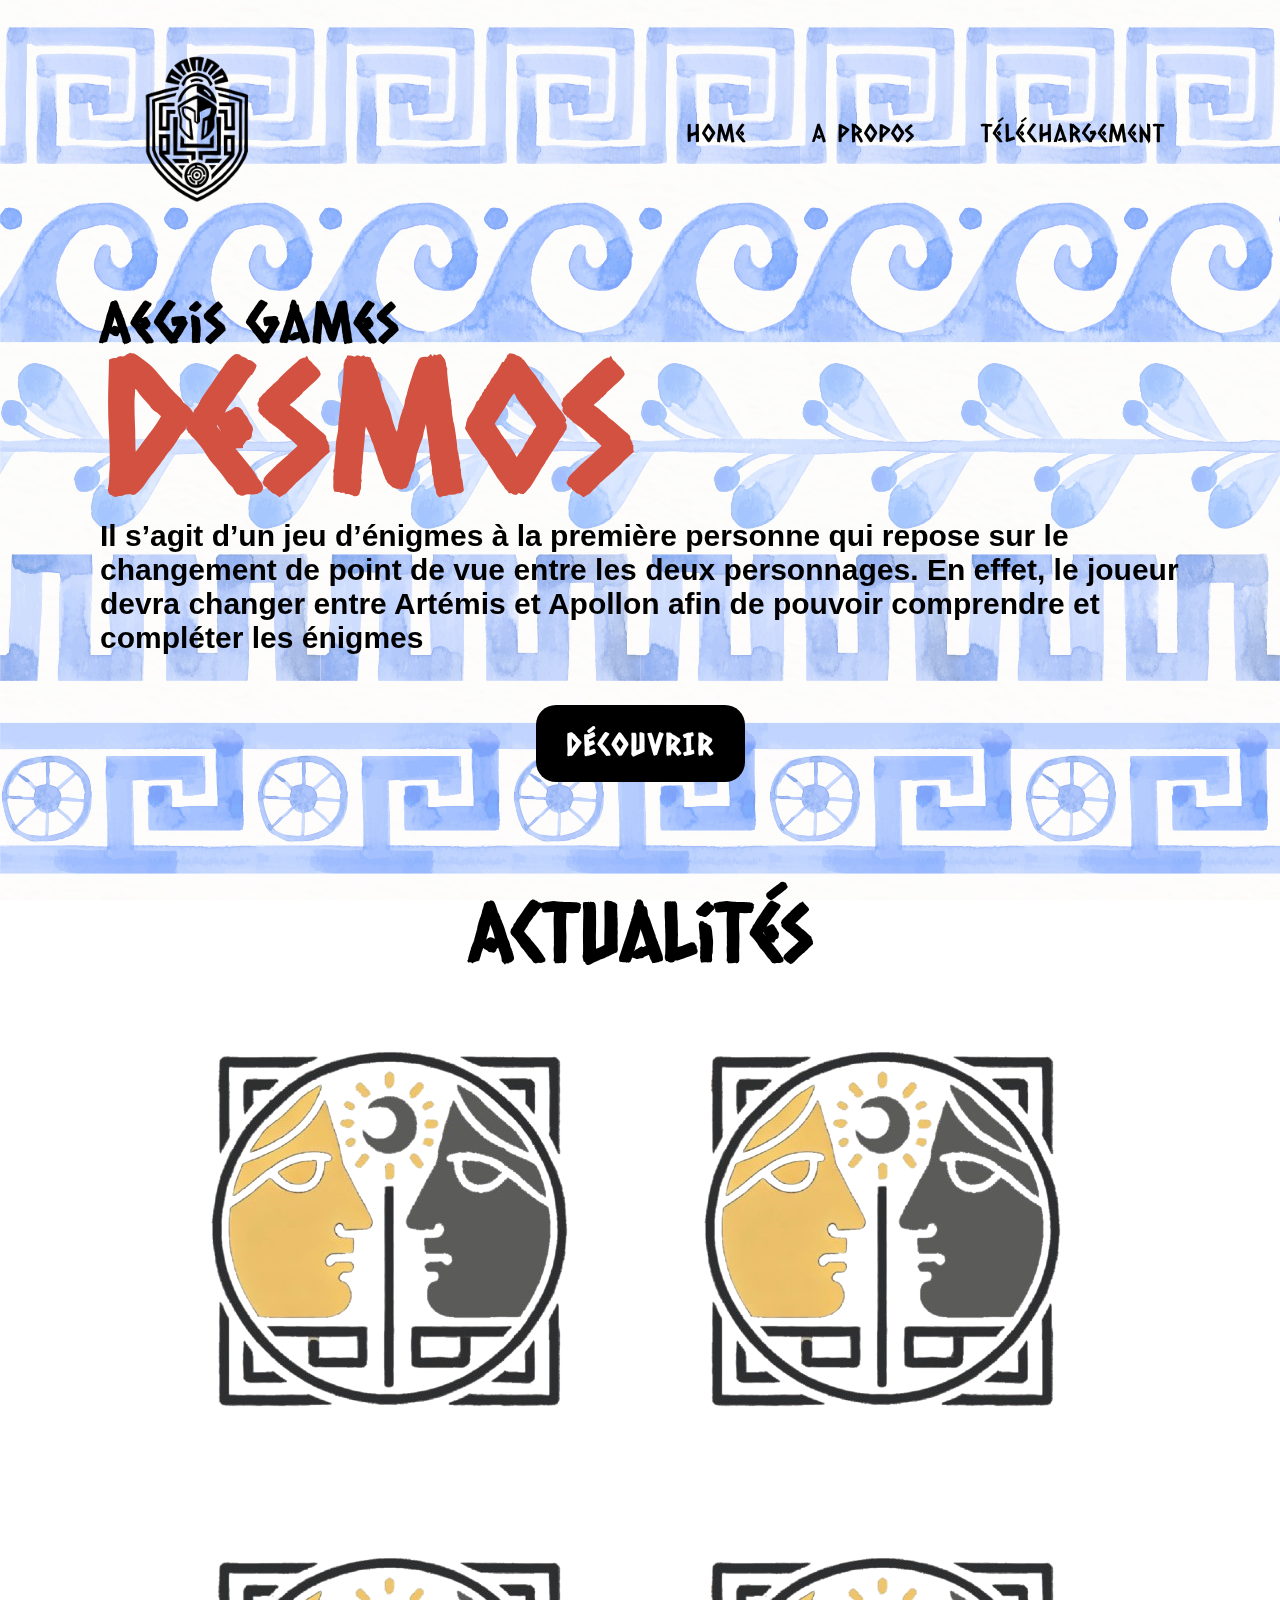
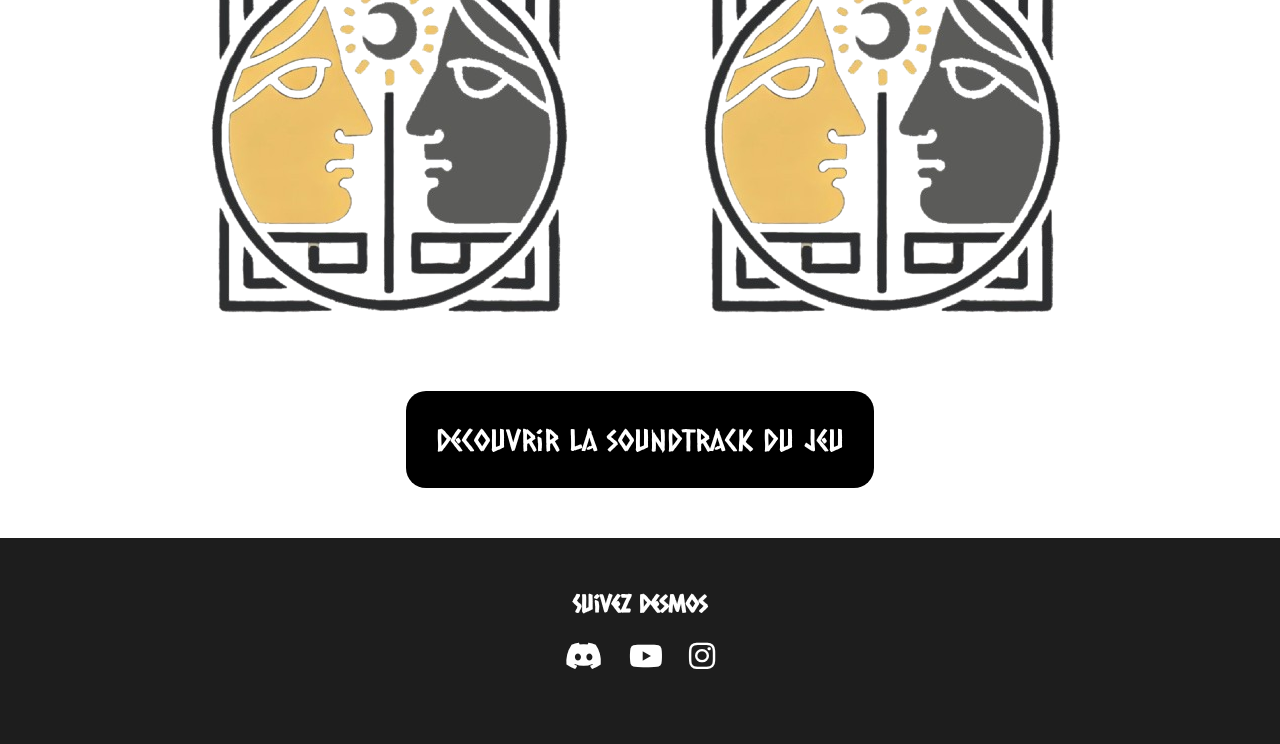
<file: index.html>
<!DOCTYPE html>
<html lang="en" dir="ltr">
<head>
    <meta charset="UTF-8">
    <meta name="viewport" content="width=device-width, initial-scale=1.0">
    <title>Desmos : La rage de Héra</title>
    <link rel="icon" href="images/Capture1.PNG" type="image/png">
    <link rel="stylesheet" href="style.css">
    <link rel="stylesheet" href="https://cdnjs.cloudflare.com/ajax/libs/font-awesome/4.7.0/css/font-awesome.min.css">
    <link rel="stylesheet" href="https://cdnjs.cloudflare.com/ajax/libs/font-awesome/6.7.1/css/all.min.css">
</head>
<body>
    <section>
        <input type="checkbox" id="check">
        <header>
            <h2><input type="image" src="images/logo.png" class="logo"/></h2>
            <div class="navigation">
                <a href="index.html">Home</a>
                <a href="a_propos.html">A propos</a>
                <a href="telechargement.html">Téléchargement</a>
            </div>
            <label for="check">
                <i class="fa fa-bars menu-btn"></i>
                <i class="fa fa-times close-btn"></i>
            </label>
        </header>
        <div class="content">
            <div class="info">
                <h2>Aegis Games <br><span>desmos</span></h2>
                <p>Il s’agit d’un jeu d’énigmes à la
                    première personne qui repose sur le changement de point de vue entre les deux personnages.
                    En effet, le joueur devra changer entre Artémis et Apollon afin de pouvoir comprendre et
                    compléter les énigmes</p>
                <a href="a_propos.html" class="info-btn">Découvrir</a>
            </div>
        </div> 
        <div class="actualite">
            <h2>
                Actualités
            </h2>
            <div class="actu">
                <img src="images/Capture1.PNG" alt="Capture1">
                <img src="images/Capture1.PNG" alt="Capture1">
            </div>
            <div class="actu">
                <img src="images/Capture1.PNG" alt="Capture1">
                <img src="images/Capture1.PNG" alt="Capture1">
            </div>
        </div>
        <div class="musi">
            <a href="https://youtube.com/playlist?list=PL2jTyxiV9xn0xXQAidgoXDhKccIpBeVDW&si=_Pl5qsyEts_CtD9I">Decouvrir la soundtrack du jeu</a>
        </div>
        <div class="footer">
            <h2>Suivez desmos</h2>
            <div class="icons">
                <a href="https://discord.gg/UDRSy9WM"><i class="fa-brands fa-discord"></i></a>
                <a href="https://youtube.com/@desmoslaragedehera?si=hsExeN8y3b-NNcBh"><i class="fa-brands fa-youtube"></i></a>
                <a href="https://www.instagram.com/desmos____?igsh=MWNlcTlsZXkxbzI2bA%3D%3D&utm_source=qr"><i class="fa-brands fa-instagram"></i></a>
            </div>
        </div>
    </section>
</body>
</html>
</file>
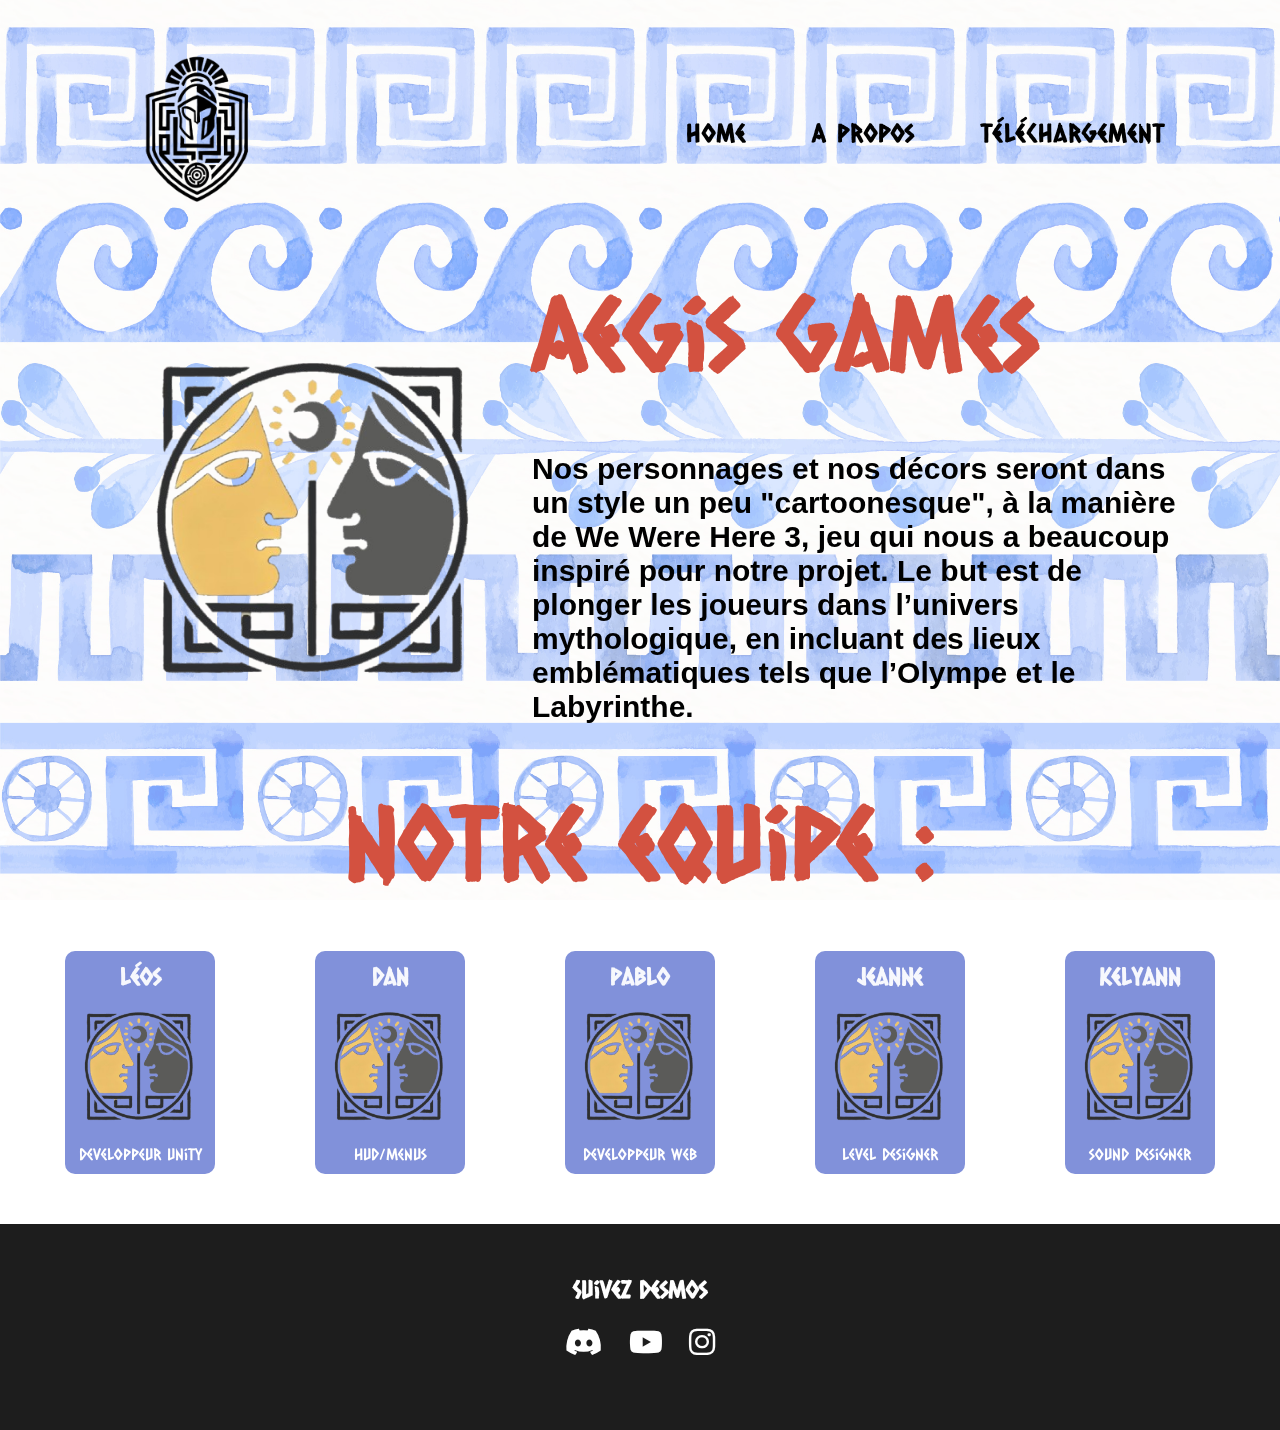
<file: a_propos.html>
<!DOCTYPE html>
<html lang="en">
<head>
    <meta charset="UTF-8">
    <meta name="viewport" content="width=device-width, initial-scale=1.0">
    <link rel="stylesheet" href="style_apropos.css">
    <link rel="stylesheet" href="https://cdnjs.cloudflare.com/ajax/libs/font-awesome/4.7.0/css/font-awesome.min.css">
    <link rel="stylesheet" href="https://cdnjs.cloudflare.com/ajax/libs/font-awesome/6.7.1/css/all.min.css">
    <title>A propos</title>
</head>
<body>
    <section>
        <input type="checkbox" id="check">
        <header>
            <h2><input type="image" src="images/logo.png" class="logo"/></h2>
            <div class="navigation">
                <a href="index.html">Home</a>
                <a href="a_propos.html">A propos</a>
                <a href="telechargement.html">Téléchargement</a>
            </div>
            <label for="check">
                <i class="fa fa-bars menu-btn"></i>
                <i class="fa fa-times close-btn"></i>
            </label>
        </header>
        <div class="content">
            <div class="image">
                <img src="images/Capture1.PNG" alt="Capture1">
            </div>
            <div class="info">
                <h2>Aegis Games</h2>
                <p>Nos personnages et nos décors seront dans un style un peu "cartoonesque", à la manière de
                    We Were Here 3, jeu qui nous a beaucoup inspiré pour notre projet. Le but est de plonger les
                    joueurs dans l’univers mythologique, en incluant des lieux emblématiques tels que l’Olympe
                    et le Labyrinthe.</p>
            </div>
        </div>
        <div class="equipe">
            <h1>notre equipe :</h1>
            <div class="row">
                <div class="card">
                    <h2>léos</h2>
                    <img src="images/Capture1.PNG" alt="Capture1">
                    <p>developpeur unity</p>
                </div>
                <div class="card">
                    <h2>dan</h2>
                    <img src="images/Capture1.PNG" alt="Capture1">
                    <p>hud/menus</p>
                </div>
                <div class="card">
                    <h2>pablo</h2>
                    <img src="images/Capture1.PNG" alt="Capture1">
                    <p>developpeur web</p>
                </div>
                <div class="card">
                    <h2>jeanne</h2>
                    <img src="images/Capture1.PNG" alt="Capture1">
                    <p>level designer</p>
                </div>
                <div class="card">
                    <h2>kelyann</h2>
                    <img src="images/Capture1.PNG" alt="Capture1">
                    <p>sound designer</p>
                </div>
            </div>
        </div>
        <div class="footer">
            <h2>Suivez desmos</h2>
            <div class="icons">
                <a href="#"><i class="fa-brands fa-discord"></i></a>
                <a href="#"><i class="fa-brands fa-youtube"></i></a>
                <a href="#"><i class="fa-brands fa-instagram"></i></a>
            </div>
        </div>
    </section>
</body>
</html>
</file>
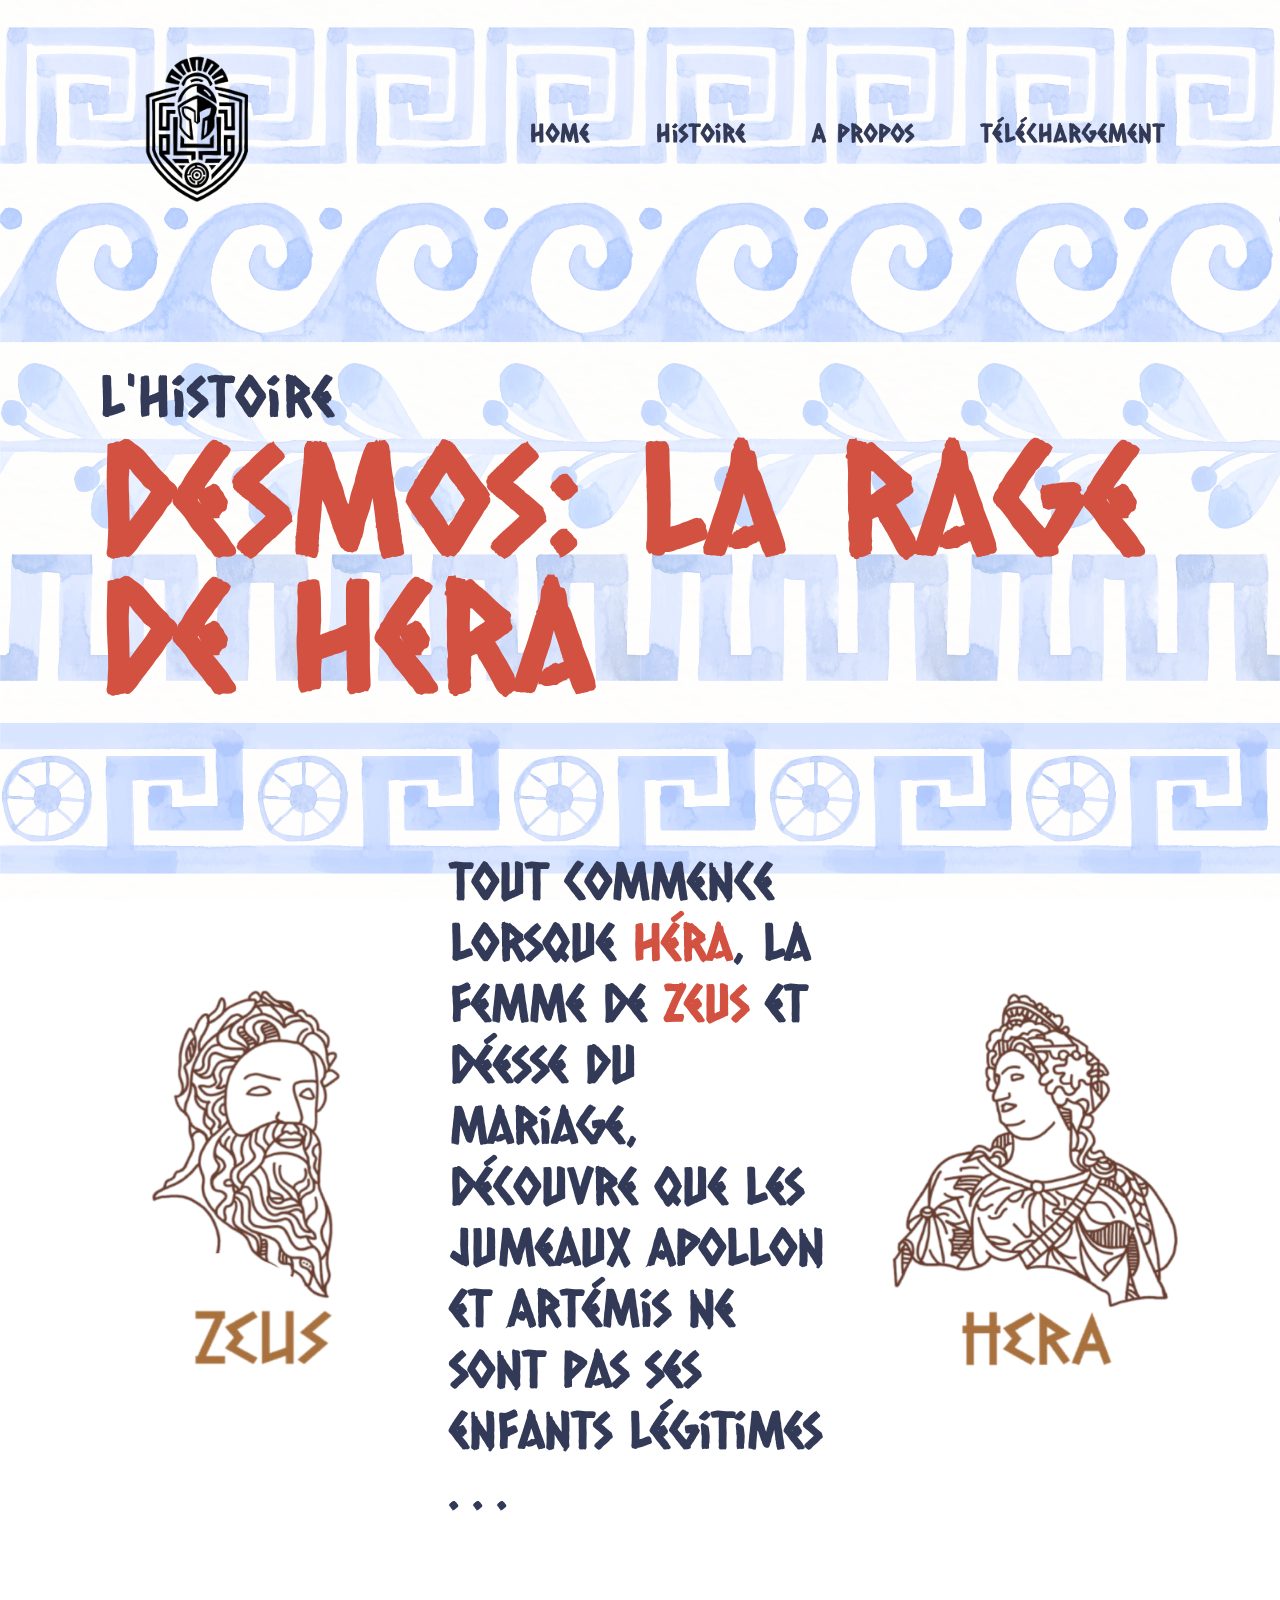
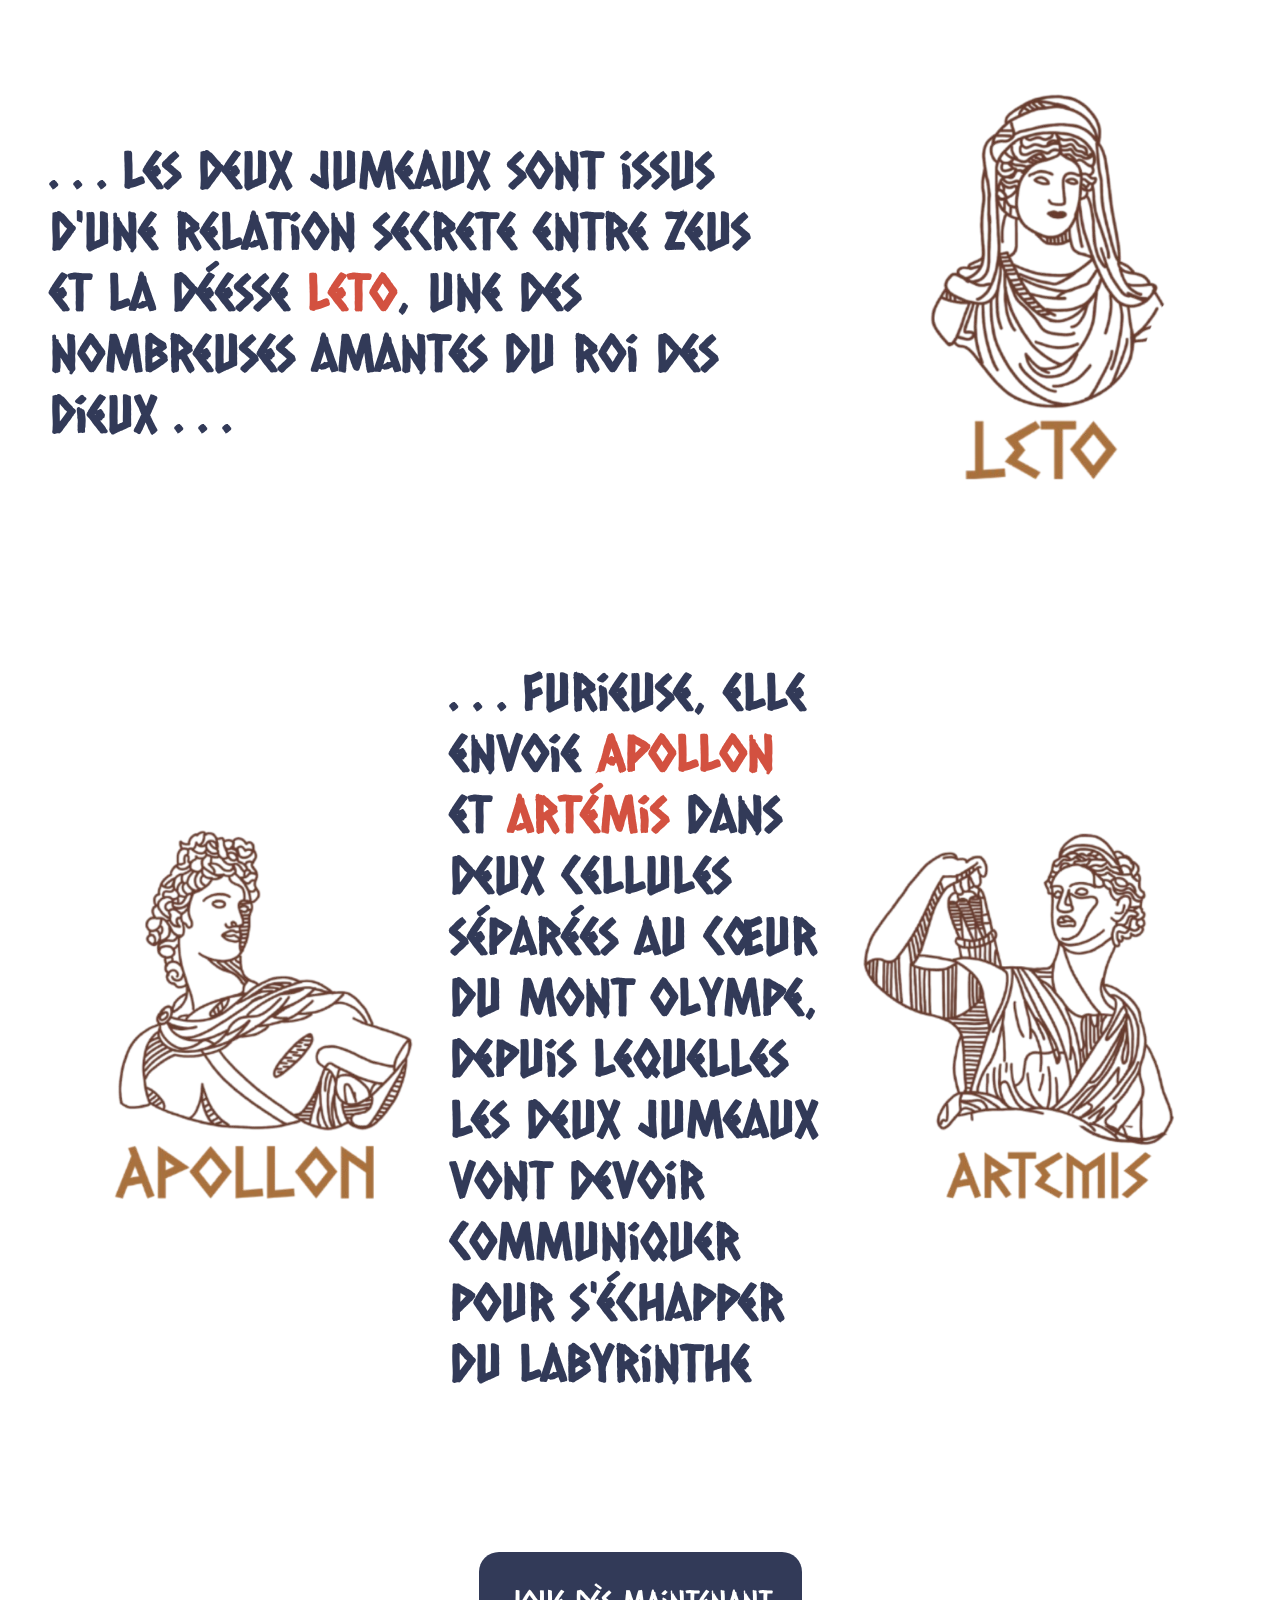
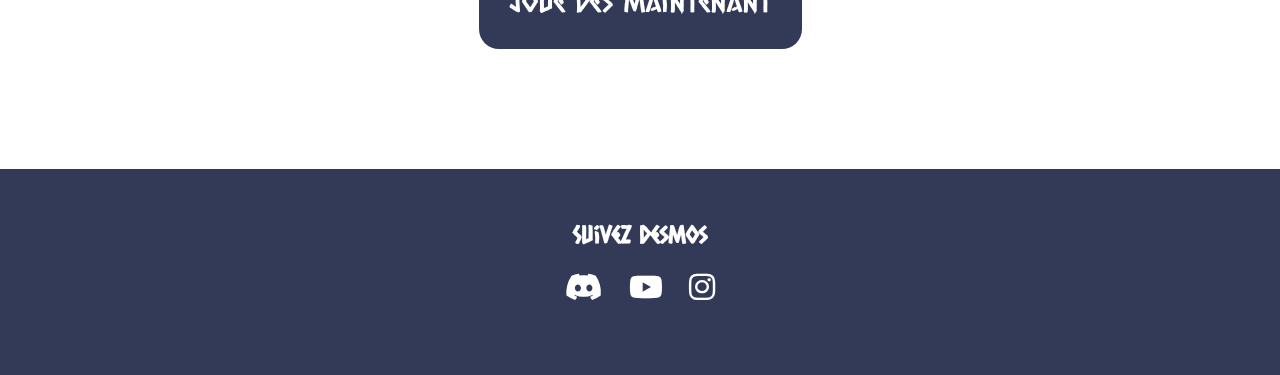
<file: histoire.html>
<!DOCTYPE html>
<html lang="en" dir="ltr">
<head>
    <meta charset="UTF-8">
    <meta name="viewport" content="width=device-width, initial-scale=1.0">
    <title>Desmos : La rage de Héra</title>
    <link rel="icon" href="images/fav.png" type="image/png">
    <link rel="stylesheet" href="style_hist.css">
    <link rel="stylesheet" href="https://cdnjs.cloudflare.com/ajax/libs/font-awesome/4.7.0/css/font-awesome.min.css">
    <link rel="stylesheet" href="https://cdnjs.cloudflare.com/ajax/libs/font-awesome/6.7.1/css/all.min.css">
</head>
<body>
    <section>
        <input type="checkbox" id="check">
        <header>
            <h2><input type="image" src="images/logo.png" class="logo"/></h2>
            <div class="navigation">
                <a href="index.html">Home</a>
                <a href="histoire.html">histoire</a>
                <a href="a_propos.html">A propos</a>
                <a href="telechargement.html">Téléchargement</a>
                
            </div>
            <label for="check">
                <i class="fa fa-bars menu-btn"></i>
                <i class="fa fa-times close-btn"></i>
            </label>
        </header>
        <div class="content">
            <div class="info">
                <h2>L'histoire <br><span>desmos: la rage de hera</span></h2>
                
            </div>
        </div> 
        <div class="hist">
            <div class="ligne">
                <img src="images/zeus.png" alt="">
                <h1>Tout commence lorsque <span>Héra</span>, la femme de <span>Zeus</span> et déesse du mariage,
                     découvre que les jumeaux Apollon
                      et Artémis ne sont pas ses enfants
                    légitimes . . .</h1>
                <img src="images/hera.png" alt="">
            </div>
        </div>

    
        <div class="hist">
            <div class="ligne">
                <h1>. . . Les deux jumeaux sont issus d'une relation secrete entre zeus</br> 
                    et la déesse <span>leto</span>, une des nombreuses amantes du roi des dieux . . .
                </h1>
                <img src="images/leto.png" alt="">
            </div>
        </div>

        <div class="hist">
            <div class="ligne">
                <img src="images/apollon.png" alt="">
                <h1>. . . Furieuse, elle envoie <span>Apollon</span> et <span>artémis</span> dans deux cellules
                    séparées au cœur du Mont Olympe,
                     depuis lequelles les deux jumeaux vont devoir communiquer pour s'échapper du labyrinthe</h1>
                    <img src="images/arte.png" alt="">
                
            </div>
            
        </div>
        <div class="decou">
            <a href="telechargement.html">Joue dès maintenant</a>
        </div>


        <div class="footer">
            <h2>Suivez desmos</h2>
            <div class="icons">
                <a href="https://discord.gg/UDRSy9WM"><i class="fa-brands fa-discord"></i></a>
                <a href="https://youtube.com/@desmoslaragedehera?si=hsExeN8y3b-NNcBh"><i class="fa-brands fa-youtube"></i></a>
                <a href="https://www.instagram.com/d3smos/profilecard/?igsh=MWNlcTlsZXkxbzI2bA=="><i class="fa-brands fa-instagram"></i></a>
            </div>
        </div>
    </section>
</body>
</html>
</file>
<file: style.css>
@import url('https://fonts.cdnfonts.com/css/ica-rubrik-black');
@import url('https://fonts.cdnfonts.com/css/poppins');
@import url('https://fonts.googleapis.com/css2?family=Caesar+Dressing&display=swap');

*{
    margin: 0;
    padding: 0;
    box-sizing: border-box;
    font-family: "Caesar Dressing";
}


section::before{
    content: "";
    position: fixed;
    width: 100%;
    min-height: 100%;
    display: flex;
    flex-direction: column;
    justify-content: flex-start;
    background-image: url(images/bg.png);
    background-size: cover;
  background-repeat: no-repeat;
  background-position: center center;
  z-index: -1;
  opacity: 0.5;
}


header{
    position: relative;
    top: 0;
    width: 100%;
    padding: 30px 100px;
    display: flex;
    justify-content: space-between;
    align-items: center;
    
}

.logo{
    width: 200px;
    height: auto;
}

header .navigation a{
    color: #000000;
    text-decoration: none;
    font-size: 25px;
    font-weight: 500;
    letter-spacing: 1px;
    padding: 5px 15px;
    border-radius: 10px;
    transition: 0,3s;
    transition-property: background;
}

header .navigation a:not(:last-child){
    margin-right: 30px;
}

header .navigation a:hover{
    background: rgb(211, 81, 64);
    color: #fff;
}

.content{
    display: flex;
    flex-direction: row;
    align-items: center; 
    gap: 0px;
    margin: 6px 100px;
}

.content .info{
    display: flex;
    flex-direction: column;
    align-items: center;
    
}

.content .info h2{
    align-self: baseline;
    color: rgb(0, 0, 0);
    font-size: 55px;
    font-weight: 800;
    letter-spacing: 2px;
    line-height: 100px;
    margin-bottom: 0px;
}

.content .info h2 span{
    color: rgb(211, 81, 64);
    font-size: 180px;
    font-weight: 800;
}

.content .info p{
    font-family: 'Franklin Gothic Medium', 'Arial Narrow', Arial, sans-serif;
    font-size: 30px;
    font-weight: 900;
    margin-bottom: 50px;
    
} 

.content .info .info-btn{
    display: flex;
    align-items: center;
    color: #fff;
    background: #000;
    text-decoration: none;
    text-transform: uppercase;
    font-weight: 900;
    letter-spacing: 2px;
    font-size: 30px;
    padding: 20px 30px;
    border-radius: 20px;
    transition: 0,3s;
    transition-property: background;
}


.content .info-btn:hover{
    background: rgb(211, 81, 64);
}

label{
    display: none;
}

#check{
    z-index: 3;
    display: none;
}

.actualite{
    margin-top: 100px;
    display: flex;
    flex-direction: column;
    align-items: center; 
}

.actualite h2{
    font-size: 80px;
}

.actualite .actu{
    display: flex;
    flex-direction: row;
}

.musi{
    display: flex;
    flex-direction: column;
    align-items: center;
}

.musi a{
    padding: 30px;
    font-size: 30px;
    border-radius: 20px;
    margin-bottom: 50px;
    background-color: #000000;
    color: #ffffff;
    text-decoration: none;
}

.musi a:hover{
    background: rgb(211, 81, 64);
}

.footer{
    display: flex;
    padding: 50px;
    background-color: #1d1d1d;
    flex-direction: column;
    align-items: center;
}

.footer h2{
    color: #fff;
}

.footer .icons {
    padding: 20px;
}

.footer .icons a{
    color: #fff;
    padding: 10px;
    font-size: 30px;
}

.footer .icons a:hover{
    color: rgb(211, 81, 64);
}

@media (max-width: 720px){
    header .navigation{
        display: none;
    }
    label{
        display: block;
        font-size: 25px;
        cursor: pointer;
        transition: 0,3s;
        transition-property: color;
    }
    label:hover{
        color: rgb(211, 81, 64);
    }

    label .close-btn{
        display: none;
    }

    #check:checked ~header .navigation{
        z-index: 2;
        position: fixed;
        background: #a8d1ffef;
        top: 0;
        bottom: 0;
        left: 0;
        right: 0;
        display: flex;
        flex-direction: column;
        justify-content: center;
        align-items: center;
    }

    #check:checked ~ header .navigation a{
        font-weight: 700;
        margin-right: 0;
        margin-bottom: 50px;
        letter-spacing: 2px;
    }

    #check:checked ~ header label .menu-btn{
        display: none;
    }

    #check:checked ~ header label .close-btn{
        z-index: 2;
        display: block;
        position: fixed;
    }

    label .menu-btn{
        position: absolute;
    }


    .content .info h2{
        font-size: 45px;
        line-height: 50px;
    }

    .content .info h2 span{
        font-size: 40px;
        font-weight: 600;
    }

    .content .info p{
        font-size: 14px;
    }
}

@media (max-width: 560px){
    
    .content{
        max-width: 650px;
        margin: 0px 30px;
    }

    .logo{
        width: 140px;
        height: auto;
    }

    .content .info h2{
        font-size: 40px;
        line-height: 70px;
    }

    .content .info h2 span{
        position: relative;
        font-size: 100px;
        font-weight: 600;
    }

    .content .info p{
        font-size: 19px;
        margin-bottom: 50px;
        margin-top: 0px;
    }
    .content .info a{
        margin: 8px 50px;
        }
}
</file>
<file: style_apropos.css>
@import url('https://fonts.cdnfonts.com/css/ica-rubrik-black');
@import url('https://fonts.cdnfonts.com/css/poppins');
@import url('https://fonts.googleapis.com/css2?family=Caesar+Dressing&display=swap');

*{
    margin: 0;
    padding: 0;
    box-sizing: border-box;
    font-family: "Caesar Dressing";
}


section::before{
    content: "";
    position: fixed;
    width: 100%;
    min-height: 100%;
    display: flex;
    flex-wrap: wrap;
    flex-direction: row;
    justify-content: flex-start;
    background-image: url(images/bg.png);
    background-size: cover;
    background-repeat: no-repeat;
    background-position: center center;
    z-index: -1;
    opacity: 0.5;
}


header{
    position: relative;
    top: 0;
    width: 100%;
    padding: 30px 100px;
    display: flex;
    justify-content: space-between;
    align-items: center;
    
}

.logo{
    width: 200px;
    height: auto;
}

header .navigation a{
    color: #000000;
    text-decoration: none;
    font-size: 25px;
    font-weight: 900;
    letter-spacing: 1px;
    padding: 5px 15px;
    border-radius: 10px;
    transition: 0,3s;
    transition-property: background;
}

header .navigation a:not(:last-child){
    margin-right: 30px;
}

header .navigation a:hover{
    background: rgb(211, 81, 64);
    color: #fff;
}

.content{
    display: flex;
    align-items: center; 
    gap: 0px;
    margin: 6px 100px;
}

.content .image img {
    max-width: 100%; 
    height: auto;
    border-radius: 10px;
}

.content .info {
    max-width: 60%; /* Prevents the text from stretching too much */
}

.content .info h2{
    color: rgb(211, 81, 64);
    font-size: 100px;
}

.content .info p{
    font-family: 'Franklin Gothic Medium', 'Arial Narrow', Arial, sans-serif;
    font-size: 30px;
    font-weight: 900;
    margin-bottom: 50px;
    margin-top: 60px;

}

.equipe{
    display: flex;
    flex-direction: column;
    align-items: center;
    color: rgb(0, 0, 0);
    
}

.equipe h1{
    font-size: 100px;
    color: rgb(211, 81, 64);
}

.equipe .row{
    display: flex;
}

.equipe .row .card{
    display: flex;
    flex-direction: column;
    align-items: center;
    background: rgb(129, 145, 218);
    color: #ffffff;
    width: 150px;
    padding: 10px 0px;
    border-radius: 10px;
    margin: 50px;
    transition: 0.5s;
}

.equipe .row .card h2{
    color: #ffffffef;
}

.equipe .row .card img{
    max-height: 100%;
    max-width: 100%;
}

.equipe .row .card:hover{
    width: 170px;
   ;
}

label{
    display: none;
}

#check{
    z-index: 3;
    display: none;
}

.footer{
    display: flex;
    padding: 50px;
    background-color: #1d1d1d;
    flex-direction: column;
    align-items: center;
}

.footer h2{
    color: #fff;
}

.footer .icons {
    padding: 20px;
}

.footer .icons a{
    color: #fff;
    padding: 10px;
    font-size: 30px;
}

.footer .icons a:hover{
    color: rgb(211, 81, 64);
}

@media (max-width: 720px){
    header .navigation{
        display: none;
    }

    label{
        display: block;
        font-size: 25px;
        cursor: pointer;
        transition: 0,3s;
        transition-property: color;
    }

    label:hover{
        color: rgb(211, 81, 64);
    }

    label .close-btn{
        display: none;
    }

    #check:checked ~header .navigation{
        z-index: 2;
        position: fixed;
        background: #a8d1ffef;
        top: 0;
        bottom: 0;
        left: 0;
        right: 0;
        display: flex;
        flex-direction: column;
        justify-content: center;
        align-items: center;
    }

    #check:checked ~ header .navigation a{
        font-weight: 700;
        margin-left: 0;
        margin-bottom: 50px;
        letter-spacing: 2px;
    }

    #check:checked ~ header label .menu-btn{
        display: none;
    }

    #check:checked ~ header label .close-btn{
        z-index: 2;
        display: block;
        position: fixed;
    }

    label .menu-btn{
        position: absolute;
    }

    .content .info h2{
        font-size: 45px;
        line-height: 50px;
    }

    .content .info h2 span{
        font-size: 40px;
        font-weight: 600;
    }

    .content .info p{
        font-size: 14px;
    }
}

@media (max-width: 560px){
    
    .content{
        max-width: 650px;
        margin: 0px 30px;
    }

    .logo{
        width: 140px;
        height: auto;
        
    }

    .content .info h2{
        font-size: 40px;
        line-height: 70px;
    }

    .content .info p{
        font-size: 19px;
        margin-bottom: 0px;
        margin-top: 0px;
    }
    .content .info a{
        margin: 0px 50px;
        }

    .content{
        display: flex;
        flex-direction: column;
        align-items: center; 
        gap: 0px;
        margin: 0px 10px;
    }



    .equipe{
    font-size: 20px;
    margin-left: 0px;
    }

    header{
        display: flex;
        justify-content: space-between;
        align-items: center;
        position: relative;
        top: 0;
        width: 100%;
        padding: 30px 70px;
        
        
    }

    .equipe h1{
        margin-top: 50px;
        font-size: 40px;
        color: rgb(211, 81, 64);
    }
    
    .equipe .row{
        display: flex;
        flex-direction: column;
        align-items: center;
    }
}
</file>
<file: style_hist.css>
@import url('https://fonts.cdnfonts.com/css/ica-rubrik-black');
@import url('https://fonts.cdnfonts.com/css/poppins');
@import url('https://fonts.googleapis.com/css2?family=Caesar+Dressing&display=swap');

*{
    margin: 0;
    padding: 0;
    box-sizing: border-box;
    font-family: "Caesar Dressing";
}


section::before{
    content: "";
    position: fixed;
    width: 100%;
    min-height: 100%;
    display: flex;
    flex-direction: column;
    justify-content: flex-start;
    background-image: url(images/bg.png);
    background-size: cover;
  background-repeat: no-repeat;
  background-position: center center;
  z-index: -1;
  opacity: 0.3;
}


header{
    position: relative;
    top: 0;
    width: 100%;
    padding: 30px 100px;
    display: flex;
    justify-content: space-between;
    align-items: center;
    
}

.logo{
    width: 200px;
    height: auto;
}

header .navigation a{
    color: rgb(50,58,88);
    text-decoration: none;
    font-size: 25px;
    font-weight: 900;
    letter-spacing: 1px;
    padding: 5px 15px;
    border-radius: 10px;
    transition: 0,3s;
    transition-property: background;
}

header .navigation a:not(:last-child){
    margin-right: 30px;
}

header .navigation a:hover{
    background: rgb(211, 81, 64);
    color: #fff;
}

.content{
    display: flex;
    flex-direction: row;
    align-items: center; 
    gap: 0px;
    margin: 80px 100px;
}

.content .info{
    display: flex;
    flex-direction: column;
    align-items: center;
    
}

.content .info h2{
    align-self: baseline;
    font-family: "Caesar Dressing";
    color: rgb(50,58,88);
    font-size: 55px;
    font-weight: 800;
    letter-spacing: 2px;
    line-height: 100px;
    margin-bottom: 20px;
}

.content .info h2 span{
    color: rgb(211, 81, 64);
    font-size: 150px;
    font-weight: 800;
}

.content .info p{
    font-family: 'Franklin Gothic Medium', 'Arial Narrow', Arial, sans-serif;
    font-size: 30px;
    font-weight: 900;
    margin-bottom: 50px;
    
} 

.content .info .info-btn{
    display: flex;
    align-items: center;
    color: #fff;
    background: rgb(50,58,88);
    text-decoration: none;
    text-transform: uppercase;
    font-weight: 900;
    letter-spacing: 2px;
    font-size: 30px;
    padding: 20px 30px;
    border-radius: 20px;
    transition: 0,3s;
    transition-property: background;
}


.content .info-btn:hover{
    background: rgb(211, 81, 64);
}

label{
    display: none;
}

#check{
    z-index: 3;
    display: none;
}





.hist{
    display: flex;
    flex-direction: column;
    padding: 10px 50px;
    margin-top: 100px;
    margin-bottom: 100px;
    
}

.hist img{
    max-width: 400px;
}

.hist .ligne{
    display: flex;
    justify-content: space-around;
    font-size: 25px;
    margin-bottom: 50px;
    align-items: center;
    animation: appear linear;
    animation-timeline: view();
    animation-range: entry 0% cover 40%;

}
    

.hist .ligne h1{
    color: rgb(50,58,88);
}


.hist .ligne span{
    color: rgb(211, 81, 64);
}




@keyframes appear {
    from {
      opacity: 0;
      clip-path: inset(100% 100% 0 0);
    }
    to {
      opacity: 1;
      clip-path: inset(0 0 0 0);
    }
  }

  .decou{
    display: flex;
    flex-direction: column;
    align-items: center;
    margin-bottom: 70px;
}

.decou a{
    padding: 30px;
    font-size: 30px;
    border-radius: 20px;
    margin-bottom: 50px;
    background-color: rgb(50,58,88);
    color: #ffffff;
    text-decoration: none;
}

.decou a:hover{
    background: rgb(211, 81, 64);
}




.footer{
    display: flex;
    padding: 50px;
    background-color: rgb(50,58,88);
    flex-direction: column;
    align-items: center;
}

.footer h2{
    color: #fff;
}

.footer .icons {
    padding: 20px;
}

.footer .icons a{
    color: #fff;
    padding: 10px;
    font-size: 30px;
}

.footer .icons a:hover{
    color: rgb(211, 81, 64);
}

@media (max-width: 720px){
    header .navigation{
        display: none;
    }
    label{
        display: block;
        font-size: 25px;
        cursor: pointer;
        transition: 0,3s;
        transition-property: color;
    }
    label:hover{
        color: rgb(211, 81, 64);
    }

    label .close-btn{
        display: none;
    }

    #check:checked ~header .navigation{
        z-index: 2;
        position: fixed;
        background: #a8d1ffef;
        top: 0;
        bottom: 0;
        left: 0;
        right: 0;
        display: flex;
        flex-direction: column;
        justify-content: center;
        align-items: center;
    }

    #check:checked ~ header .navigation a{
        font-weight: 700;
        margin-right: 0;
        margin-bottom: 50px;
        letter-spacing: 2px;
    }

    #check:checked ~ header label .menu-btn{
        display: none;
    }

    #check:checked ~ header label .close-btn{
        z-index: 2;
        display: block;
        position: fixed;
    }

    label .menu-btn{
        position: absolute;
    }


    .content .info h2{
        font-size: 45px;
        line-height: 50px;
    }

    .content .info h2 span{
        font-size: 40px;
        font-weight: 600;
    }

    .content .info p{
        font-size: 14px;
    }
}

@media (max-width: 560px){

    .content{
        max-width: 650px;
        margin: 0px 30px;
    }

    .logo{
        width: 140px;
        
        height: auto;
    }

    .content .info h2{
        font-size: 40px;
        line-height: 60px;
    }

    .content .info h2 span{
        position: relative;
        font-size: 54px;
        font-weight: 600;
        
    }
    @media (max-width: 520px) {

    * {
        animation: none !important;
        transition: none !important;
    }

    .ligne {
        flex-direction: column !important;
        align-items: center;
        text-align: center;
        gap: 20px;
        padding: 0 20px;
    }

    .ligne img {
        width: 70%;
        height: auto;
    }

    .ligne h1 {
        font-size: 18px;
        line-height: 1.5em;
        font-weight: 600;
        
    }


    .decou a {
        padding: 15px 25px;
        font-size: 18px;
        margin-bottom: 0;
    }
}   

}
</file>
